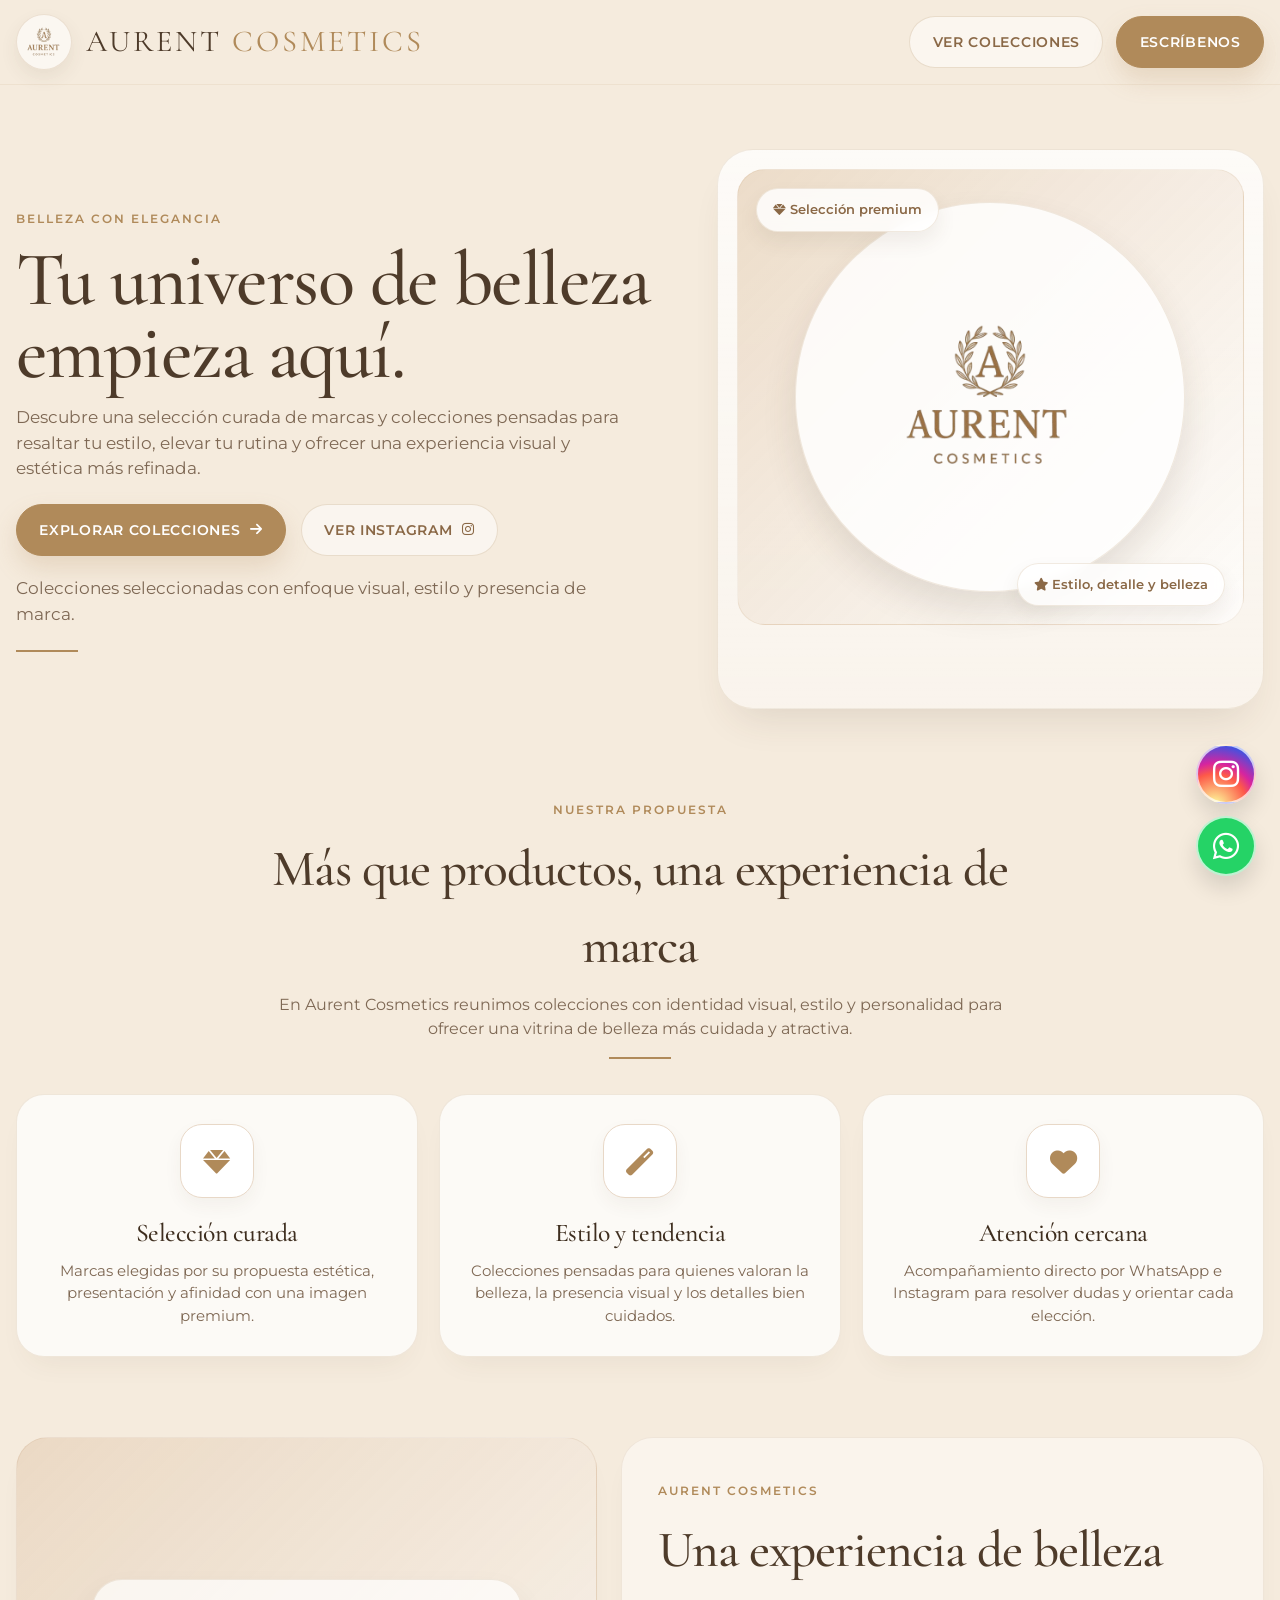
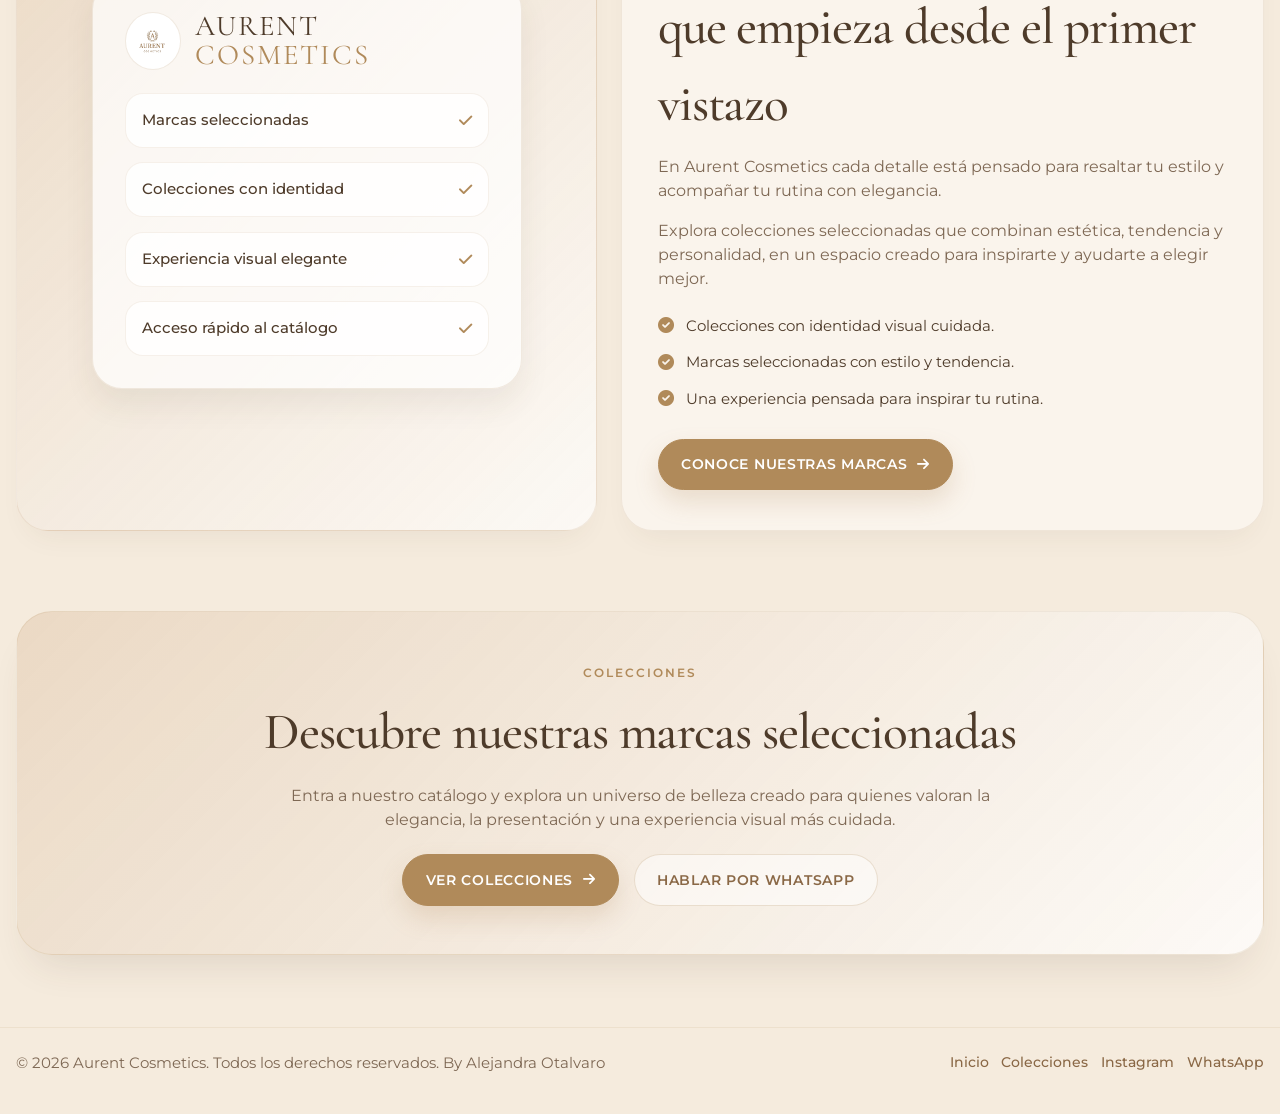
<file: index.html>
<!DOCTYPE html>
<html lang="es">
<head>
  <meta charset="UTF-8" />
  <meta name="viewport" content="width=device-width, initial-scale=1.0" />
  <title>AURENT COSMETICS | Belleza con elegancia</title>
  <meta name="description" content="Descubre el universo de belleza de Aurent Cosmetics. Explora nuestras colecciones y marcas seleccionadas con una experiencia premium." />

  <link rel="preconnect" href="https://fonts.googleapis.com">
  <link rel="preconnect" href="https://fonts.gstatic.com" crossorigin>
  <link href="https://fonts.googleapis.com/css2?family=Cormorant+Garamond:wght@400;500;600;700&family=Montserrat:wght@300;400;500;600&display=swap" rel="stylesheet">
  <link rel="stylesheet" href="https://cdnjs.cloudflare.com/ajax/libs/font-awesome/6.0.0-beta3/css/all.min.css">

  <link rel="icon" href="/favicon.png" sizes="32x32">
  <link rel="icon" href="/favicon.png" sizes="192x192">
  <link rel="apple-touch-icon" href="/favicon.png">
  <link rel="shortcut icon" href="/favicon.png">

  <style>
    * {
      margin: 0;
      padding: 0;
      box-sizing: border-box;
    }

    :root {
      --bg: #F5EBDD;
      --bg-soft: #EFE2D2;
      --bg-strong: #EAD8C3;
      --card: rgba(255, 255, 255, 0.72);
      --white: #FFFFFF;
      --gold: #B08A5A;
      --gold-dark: #8A6846;
      --text: #4E3B2A;
      --text-soft: #7E6854;
      --border: rgba(176, 138, 90, 0.18);
      --shadow: 0 16px 30px -14px rgba(78, 59, 42, 0.08);
      --shadow-strong: 0 24px 40px -18px rgba(78, 59, 42, 0.14);
    }

    html {
      scroll-behavior: smooth;
    }

    body {
      background: var(--bg);
      color: var(--text);
      font-family: 'Montserrat', sans-serif;
      line-height: 1.5;
      -webkit-font-smoothing: antialiased;
    }

    h1, h2, h3, h4 {
      font-family: 'Cormorant Garamond', serif;
      font-weight: 500;
      letter-spacing: -0.02em;
    }

    a {
      text-decoration: none;
    }

    img {
      max-width: 100%;
      display: block;
    }

    .container {
      width: min(1320px, calc(100% - 2rem));
      margin: 0 auto;
    }

    .decorative-line {
      width: 62px;
      height: 2px;
      background: var(--gold);
      margin: 1rem 0 0;
    }

    .center-line {
      margin-left: auto;
      margin-right: auto;
    }

    /* Header */
    .site-header {
      position: sticky;
      top: 0;
      z-index: 100;
      background: rgba(245, 235, 221, 0.84);
      backdrop-filter: blur(10px);
      border-bottom: 1px solid rgba(176, 138, 90, 0.1);
    }

    .header-inner {
      min-height: 84px;
      display: flex;
      align-items: center;
      justify-content: space-between;
      gap: 1rem;
    }

    .brand {
      display: flex;
      align-items: center;
      gap: 14px;
      color: var(--text);
    }

    .brand-logo {
      width: 56px;
      height: 56px;
      border-radius: 50%;
      background: rgba(255,255,255,0.6);
      border: 1px solid rgba(176, 138, 90, 0.22);
      display: flex;
      align-items: center;
      justify-content: center;
      box-shadow: 0 8px 18px rgba(78, 59, 42, 0.08);
      overflow: hidden;
      flex-shrink: 0;
    }

    .brand-logo img {
      width: 44px;
      height: 44px;
      object-fit: contain;
    }

    .brand-name {
      font-family: 'Cormorant Garamond', serif;
      font-size: 1.9rem;
      letter-spacing: 3px;
      line-height: 1;
      text-transform: uppercase;
      white-space: nowrap;
    }

    .brand-name span {
      color: var(--gold);
    }

    .header-actions {
      display: flex;
      align-items: center;
      gap: 0.8rem;
    }

    .btn {
      display: inline-flex;
      align-items: center;
      justify-content: center;
      gap: 10px;
      min-height: 48px;
      padding: 0.9rem 1.4rem;
      border-radius: 999px;
      font-size: 0.86rem;
      font-weight: 600;
      letter-spacing: 0.7px;
      text-transform: uppercase;
      transition: transform 0.25s ease, background 0.25s ease, color 0.25s ease, border-color 0.25s ease, box-shadow 0.25s ease;
      cursor: pointer;
    }

    .btn:hover {
      transform: translateY(-2px);
    }

    .btn-primary {
      background: var(--gold);
      color: white;
      border: 1px solid var(--gold);
      box-shadow: 0 12px 24px rgba(176, 138, 90, 0.22);
    }

    .btn-primary:hover {
      background: var(--gold-dark);
      border-color: var(--gold-dark);
    }

    .btn-secondary {
      background: rgba(255,255,255,0.52);
      color: var(--gold-dark);
      border: 1px solid rgba(176, 138, 90, 0.24);
    }

    .btn-secondary:hover {
      background: white;
      border-color: rgba(176, 138, 90, 0.36);
    }

    /* Hero */
    .hero {
      padding: 4rem 0 3.5rem;
    }

    .hero-grid {
      display: grid;
      grid-template-columns: 1.1fr 0.9fr;
      gap: 2rem;
      align-items: center;
    }

    .hero-copy .eyebrow {
      display: inline-block;
      margin-bottom: 0.9rem;
      color: var(--gold);
      text-transform: uppercase;
      letter-spacing: 2px;
      font-size: 0.78rem;
      font-weight: 600;
    }

    .hero-copy h1 {
      font-size: clamp(3rem, 6vw, 5.5rem);
      line-height: 0.95;
      margin-bottom: 1rem;
      color: var(--text);
    }

    .hero-copy p {
      max-width: 620px;
      font-size: 1.06rem;
      color: var(--text-soft);
      margin-bottom: 1.4rem;
    }

    .hero-actions {
      display: flex;
      flex-wrap: wrap;
      gap: 0.9rem;
      margin-bottom: 1.3rem;
    }

    .hero-note {
      color: var(--gold-dark);
      font-size: 0.95rem;
    }

    .hero-card {
      position: relative;
      min-height: 560px;
      padding: 1.2rem;
      border-radius: 36px;
      background:
        linear-gradient(180deg, rgba(255,255,255,0.78) 0%, rgba(255,255,255,0.46) 100%);
      border: 1px solid rgba(176, 138, 90, 0.16);
      box-shadow: var(--shadow-strong);
      overflow: hidden;
    }

    .hero-frame {
      position: relative;
      width: 100%;
      height: 100%;
      border-radius: 28px;
      background:
        linear-gradient(135deg, rgba(234,216,195,0.9), rgba(255,255,255,0.7));
      border: 1px solid rgba(176, 138, 90, 0.12);
      display: flex;
      align-items: center;
      justify-content: center;
      padding: 2rem;
    }

    .hero-badge {
      position: absolute;
      border-radius: 999px;
      padding: 0.7rem 1rem;
      background: rgba(255,255,255,0.82);
      border: 1px solid rgba(176, 138, 90, 0.18);
      box-shadow: 0 10px 20px rgba(78, 59, 42, 0.08);
      font-size: 0.8rem;
      font-weight: 600;
      color: var(--gold-dark);
      backdrop-filter: blur(6px);
    }

    .badge-top {
      top: 18px;
      left: 18px;
    }

    .badge-bottom {
      right: 18px;
      bottom: 18px;
    }

    .hero-logo-box {
      width: min(390px, 100%);
      aspect-ratio: 1 / 1;
      border-radius: 50%;
      background: rgba(255,255,255,0.82);
      border: 1px solid rgba(176, 138, 90, 0.18);
      box-shadow: 0 18px 34px rgba(78, 59, 42, 0.12);
      display: flex;
      align-items: center;
      justify-content: center;
      padding: 2.5rem;
    }

    .hero-logo-box img {
      width: 100%;
      max-width: 220px;
      object-fit: contain;
    }

    /* Features */
    .section {
      padding: 2rem 0 4rem;
    }

    .section-header {
      max-width: 760px;
      text-align: center;
      margin: 0 auto 2.2rem;
    }

    .section-label {
      display: inline-block;
      font-size: 0.78rem;
      text-transform: uppercase;
      letter-spacing: 2px;
      color: var(--gold);
      font-weight: 600;
      margin-bottom: 0.7rem;
    }

    .section-header h2 {
      font-size: clamp(2.2rem, 4vw, 3.4rem);
      margin-bottom: 0.55rem;
      color: var(--text);
    }

    .section-header p {
      font-size: 1rem;
      color: var(--text-soft);
    }

    .features-grid {
      display: grid;
      grid-template-columns: repeat(3, 1fr);
      gap: 1.35rem;
    }

    .feature-card {
      background: var(--card);
      border: 1px solid var(--border);
      border-radius: 28px;
      padding: 1.8rem 1.35rem;
      box-shadow: var(--shadow);
      backdrop-filter: blur(4px);
      text-align: center;
    }

    .feature-icon {
      width: 74px;
      height: 74px;
      margin: 0 auto 1rem;
      border-radius: 22px;
      background: #fff;
      border: 1px solid #E8D8C7;
      display: flex;
      align-items: center;
      justify-content: center;
      color: var(--gold);
      font-size: 1.7rem;
      box-shadow: 0 8px 18px rgba(78, 59, 42, 0.05);
    }

    .feature-card h3 {
      font-size: 1.6rem;
      margin-bottom: 0.45rem;
      color: #3E2E1F;
    }

    .feature-card p {
      font-size: 0.94rem;
      color: var(--text-soft);
    }

    /* Split section */
    .split-section {
      padding: 1rem 0 4rem;
    }

    .split-grid {
      display: grid;
      grid-template-columns: 0.95fr 1.05fr;
      gap: 1.5rem;
      align-items: stretch;
    }

    .split-visual,
    .split-copy {
      border-radius: 32px;
      overflow: hidden;
    }

    .split-visual {
      min-height: 460px;
      background: linear-gradient(135deg, rgba(234,216,195,0.95), rgba(255,255,255,0.7));
      border: 1px solid rgba(176, 138, 90, 0.14);
      box-shadow: var(--shadow);
      display: flex;
      align-items: center;
      justify-content: center;
      padding: 2rem;
    }

    .visual-inner {
      width: 100%;
      max-width: 430px;
      background: rgba(255,255,255,0.7);
      border: 1px solid rgba(176, 138, 90, 0.16);
      border-radius: 30px;
      padding: 2rem;
      box-shadow: 0 16px 30px rgba(78, 59, 42, 0.08);
    }

    .visual-top {
      display: flex;
      align-items: center;
      gap: 14px;
      margin-bottom: 1.4rem;
    }

    .visual-mini-logo {
      width: 58px;
      height: 58px;
      border-radius: 50%;
      background: white;
      border: 1px solid rgba(176, 138, 90, 0.18);
      padding: 0.6rem;
      display: flex;
      align-items: center;
      justify-content: center;
      overflow: hidden;
    }

    .visual-mini-logo img {
      width: 100%;
      height: 100%;
      object-fit: contain;
    }

    .visual-title {
      font-family: 'Cormorant Garamond', serif;
      font-size: 1.8rem;
      line-height: 1;
      letter-spacing: 2px;
    }

    .visual-title span {
      color: var(--gold);
    }

    .visual-list {
      display: grid;
      gap: 0.9rem;
    }

    .visual-item {
      display: flex;
      align-items: center;
      justify-content: space-between;
      gap: 1rem;
      padding: 0.95rem 1rem;
      border-radius: 18px;
      background: rgba(255,255,255,0.8);
      border: 1px solid rgba(176, 138, 90, 0.12);
      color: var(--text);
      font-size: 0.95rem;
      font-weight: 500;
    }

    .visual-item i {
      color: var(--gold);
    }

    .split-copy {
      background: rgba(255,255,255,0.46);
      border: 1px solid rgba(176, 138, 90, 0.14);
      box-shadow: var(--shadow);
      padding: 2.5rem 2.2rem;
    }

    .split-copy h2 {
      font-size: clamp(2.1rem, 4vw, 3.2rem);
      margin-bottom: 0.8rem;
    }

    .split-copy p {
      color: var(--text-soft);
      margin-bottom: 1rem;
      font-size: 1rem;
    }

    .benefits-list {
      display: grid;
      gap: 0.85rem;
      margin: 1.4rem 0 1.8rem;
    }

    .benefits-list li {
      list-style: none;
      display: flex;
      align-items: flex-start;
      gap: 12px;
      color: var(--text);
      font-size: 0.96rem;
    }

    .benefits-list i {
      color: var(--gold);
      font-size: 1rem;
      margin-top: 0.2rem;
      flex-shrink: 0;
    }

    /* CTA block */
    .cta-block {
      padding: 1rem 0 4.5rem;
    }

    .cta-card {
      background: linear-gradient(135deg, rgba(234,216,195,0.95), rgba(255,255,255,0.75));
      border: 1px solid rgba(176, 138, 90, 0.15);
      border-radius: 36px;
      box-shadow: var(--shadow-strong);
      padding: 3rem 2rem;
      text-align: center;
    }

    .cta-card h2 {
      font-size: clamp(2.3rem, 4vw, 3.6rem);
      margin-bottom: 0.8rem;
    }

    .cta-card p {
      max-width: 700px;
      margin: 0 auto 1.4rem;
      color: var(--text-soft);
      font-size: 1rem;
    }

    .cta-actions {
      display: flex;
      gap: 0.9rem;
      justify-content: center;
      flex-wrap: wrap;
    }

    /* Footer */
    .site-footer {
      padding: 1.5rem 0 2.5rem;
      border-top: 1px solid rgba(176, 138, 90, 0.12);
    }

    .footer-inner {
      display: flex;
      justify-content: space-between;
      align-items: center;
      gap: 1rem;
      flex-wrap: wrap;
    }

    .footer-brand {
      color: var(--text-soft);
      font-size: 0.92rem;
    }

    .footer-links {
      display: flex;
      flex-wrap: wrap;
      gap: 0.8rem;
    }

    .footer-links a {
      color: var(--gold-dark);
      font-size: 0.9rem;
      font-weight: 500;
    }

    /* Floating buttons */
    .instagram-float,
    .whatsapp-float {
      position: fixed;
      right: 24px;
      width: 60px;
      height: 60px;
      border-radius: 50%;
      color: white;
      display: flex;
      align-items: center;
      justify-content: center;
      font-size: 30px;
      text-decoration: none;
      box-shadow: 0 12px 22px rgba(0,0,0,0.12);
      z-index: 999;
      border: 2px solid rgba(255,255,255,0.7);
      transition: transform 0.25s ease, filter 0.25s ease, background 0.25s ease;
    }

    .whatsapp-float {
      bottom: 24px;
      background: #25D366;
    }

    .whatsapp-float:hover {
      transform: scale(1.08);
      background: #128C7E;
    }

    .instagram-float {
      bottom: 96px;
      background: radial-gradient(circle at 30% 107%, #fdf497 0%, #fdf497 5%, #fd5949 45%, #d6249f 60%, #285AEB 90%);
    }

    .instagram-float:hover {
      transform: scale(1.08);
      filter: brightness(0.92);
    }

    /* Responsive */
    @media (max-width: 1100px) {
      .hero-grid,
      .split-grid {
        grid-template-columns: 1fr;
      }

      .features-grid {
        grid-template-columns: repeat(2, 1fr);
      }

      .hero-card {
        min-height: 460px;
      }
    }

    @media (max-width: 760px) {
      .header-inner {
        min-height: auto;
        padding: 0.9rem 0;
        flex-direction: column;
        justify-content: center;
      }

      .brand-name {
        font-size: 1.5rem;
        letter-spacing: 2px;
      }

      .hero {
        padding-top: 2.5rem;
      }

      .hero-copy,
      .section-header,
      .cta-card {
        text-align: center;
      }

      .hero-copy p,
      .section-header p {
        margin-left: auto;
        margin-right: auto;
      }

      .decorative-line:not(.center-line) {
        margin-left: auto;
        margin-right: auto;
      }

      .hero-actions,
      .cta-actions {
        justify-content: center;
      }

      .features-grid {
        grid-template-columns: 1fr;
      }

      .split-copy {
        padding: 2rem 1.35rem;
      }

      .cta-card {
        padding: 2.3rem 1.2rem;
      }

      .footer-inner {
        justify-content: center;
        text-align: center;
      }
    }

    @media (max-width: 560px) {
      .container {
        width: min(100% - 1rem, 1320px);
      }

      .hero-copy h1 {
        font-size: 2.7rem;
      }

      .hero-copy p,
      .split-copy p,
      .cta-card p {
        font-size: 0.95rem;
      }

      .hero-card {
        min-height: 380px;
        padding: 0.8rem;
        border-radius: 24px;
      }

      .hero-frame {
        border-radius: 20px;
        padding: 1.2rem;
      }

      .hero-logo-box {
        padding: 1.8rem;
      }

      .hero-logo-box img {
        max-width: 150px;
      }

      .hero-badge {
        font-size: 0.72rem;
        padding: 0.55rem 0.8rem;
      }

      .split-visual {
        min-height: auto;
        padding: 1.2rem;
      }

      .visual-inner {
        padding: 1.3rem;
      }

      .whatsapp-float,
      .instagram-float {
        width: 54px;
        height: 54px;
        font-size: 27px;
        right: 16px;
      }

      .whatsapp-float {
        bottom: 16px;
      }

      .instagram-float {
        bottom: 82px;
      }
    }
  </style>
</head>
<body>

  <header class="site-header">
    <div class="container header-inner">
      <a href="/" class="brand" aria-label="Inicio Aurent Cosmetics">
        <div class="brand-logo">
          <img src="/assets/logos/aurentcosmetics.png" alt="AURENT COSMETICS">
        </div>
        <div class="brand-name">AURENT <span>COSMETICS</span></div>
      </a>

      <div class="header-actions">
        <a href="/collections/" class="btn btn-secondary">Ver colecciones</a>
        <a href="https://wa.me/573024131817?text=Hola%20me%20interesan%20sus%20productos%20de%20belleza" target="_blank" rel="noopener noreferrer" class="btn btn-primary">Escríbenos</a>
      </div>
    </div>
  </header>

  <main>
    <section class="hero">
      <div class="container hero-grid">
        <div class="hero-copy">
          <span class="eyebrow">Belleza con elegancia</span>
          <h1>Tu universo de belleza empieza aquí.</h1>
          <p>
            Descubre una selección curada de marcas y colecciones pensadas para resaltar tu estilo, elevar tu rutina y ofrecer una experiencia visual y estética más refinada.
          </p>

          <div class="hero-actions">
            <a href="/collections/" class="btn btn-primary">
              Explorar colecciones <i class="fas fa-arrow-right"></i>
            </a>
            <a href="https://www.instagram.com/aurent_cosmetics/" target="_blank" rel="noopener noreferrer" class="btn btn-secondary">
              Ver Instagram <i class="fab fa-instagram"></i>
            </a>
          </div>

          <p class="hero-note">Colecciones seleccionadas con enfoque visual, estilo y presencia de marca.</p>
          <div class="decorative-line"></div>
        </div>

        <div class="hero-card">
          <div class="hero-frame">
            <div class="hero-badge badge-top">
              <i class="fas fa-gem"></i> Selección premium
            </div>

            <div class="hero-logo-box">
              <img src="/assets/logos/aurentcosmetics.png" alt="Logo Aurent Cosmetics">
            </div>

            <div class="hero-badge badge-bottom">
              <i class="fas fa-star"></i> Estilo, detalle y belleza
            </div>
          </div>
        </div>
      </div>
    </section>

    <section class="section">
      <div class="container">
        <div class="section-header">
          <span class="section-label">Nuestra propuesta</span>
          <h2>Más que productos, una experiencia de marca</h2>
          <p>
            En Aurent Cosmetics reunimos colecciones con identidad visual, estilo y personalidad para ofrecer una vitrina de belleza más cuidada y atractiva.
          </p>
          <div class="decorative-line center-line"></div>
        </div>

        <div class="features-grid">
          <div class="feature-card">
            <div class="feature-icon">
              <i class="fas fa-gem"></i>
            </div>
            <h3>Selección curada</h3>
            <p>Marcas elegidas por su propuesta estética, presentación y afinidad con una imagen premium.</p>
          </div>

          <div class="feature-card">
            <div class="feature-icon">
              <i class="fas fa-magic"></i>
            </div>
            <h3>Estilo y tendencia</h3>
            <p>Colecciones pensadas para quienes valoran la belleza, la presencia visual y los detalles bien cuidados.</p>
          </div>

          <div class="feature-card">
            <div class="feature-icon">
              <i class="fas fa-heart"></i>
            </div>
            <h3>Atención cercana</h3>
            <p>Acompañamiento directo por WhatsApp e Instagram para resolver dudas y orientar cada elección.</p>
          </div>
        </div>
      </div>
    </section>

    <section class="split-section">
      <div class="container split-grid">
        <div class="split-visual">
          <div class="visual-inner">
            <div class="visual-top">
              <div class="visual-mini-logo">
                <img src="/assets/logos/aurentcosmetics.png" alt="Aurent Cosmetics">
              </div>
              <div class="visual-title">AURENT <span>COSMETICS</span></div>
            </div>

            <div class="visual-list">
              <div class="visual-item">
                <span>Marcas seleccionadas</span>
                <i class="fas fa-check"></i>
              </div>
              <div class="visual-item">
                <span>Colecciones con identidad</span>
                <i class="fas fa-check"></i>
              </div>
              <div class="visual-item">
                <span>Experiencia visual elegante</span>
                <i class="fas fa-check"></i>
              </div>
              <div class="visual-item">
                <span>Acceso rápido al catálogo</span>
                <i class="fas fa-check"></i>
              </div>
            </div>
          </div>
        </div>

        <div class="split-copy">
          <span class="section-label">Aurent Cosmetics</span>
          <h2>Una experiencia de belleza que empieza desde el primer vistazo</h2>
          <p>
            En Aurent Cosmetics cada detalle está pensado para resaltar tu estilo y acompañar tu rutina con elegancia.
          </p>
          <p>
            Explora colecciones seleccionadas que combinan estética, tendencia y personalidad, en un espacio creado para inspirarte y ayudarte a elegir mejor.
          </p>

          <ul class="benefits-list">
            <li><i class="fas fa-circle-check"></i><span>Colecciones con identidad visual cuidada.</span></li>
            <li><i class="fas fa-circle-check"></i><span>Marcas seleccionadas con estilo y tendencia.</span></li>
            <li><i class="fas fa-circle-check"></i><span>Una experiencia pensada para inspirar tu rutina.</span></li>
          </ul>

          <a href="/collections/" class="btn btn-primary">
            Conoce nuestras marcas <i class="fas fa-arrow-right"></i>
          </a>
        </div>
      </div>
    </section>

    <section class="cta-block">
      <div class="container">
        <div class="cta-card">
          <span class="section-label">Colecciones</span>
          <h2>Descubre nuestras marcas seleccionadas</h2>
          <p>
            Entra a nuestro catálogo y explora un universo de belleza creado para quienes valoran la elegancia, la presentación y una experiencia visual más cuidada.
          </p>

          <div class="cta-actions">
            <a href="/collections/" class="btn btn-primary">
              Ver colecciones <i class="fas fa-arrow-right"></i>
            </a>
            <a href="https://wa.me/573024131817?text=Hola%20me%20interesan%20sus%20productos%20de%20belleza" target="_blank" rel="noopener noreferrer" class="btn btn-secondary">
              Hablar por WhatsApp
            </a>
          </div>
        </div>
      </div>
    </section>
  </main>

  <footer class="site-footer">
    <div class="container footer-inner">
      <div class="footer-brand">© 2026 Aurent Cosmetics. Todos los derechos reservados. By Alejandra Otalvaro</div>

      <div class="footer-links">
        <a href="/">Inicio</a>
        <a href="/collections/">Colecciones</a>
        <a href="https://www.instagram.com/aurent_cosmetics/" target="_blank" rel="noopener noreferrer">Instagram</a>
        <a href="https://wa.me/573024131817?text=Hola%20me%20interesan%20sus%20productos%20de%20belleza" target="_blank" rel="noopener noreferrer">WhatsApp</a>
      </div>
    </div>
  </footer>

  <a href="https://www.instagram.com/aurent_cosmetics/"
     class="instagram-float"
     target="_blank"
     rel="noopener noreferrer"
     aria-label="Visitar Instagram de Aurent Cosmetics">
    <i class="fab fa-instagram"></i>
  </a>

  <a href="https://wa.me/573024131817?text=Hola%20me%20interesan%20sus%20productos%20de%20belleza"
     class="whatsapp-float"
     target="_blank"
     rel="noopener noreferrer"
     aria-label="Contactar por WhatsApp">
    <i class="fab fa-whatsapp"></i>
  </a>

</body>
</html>
</file>
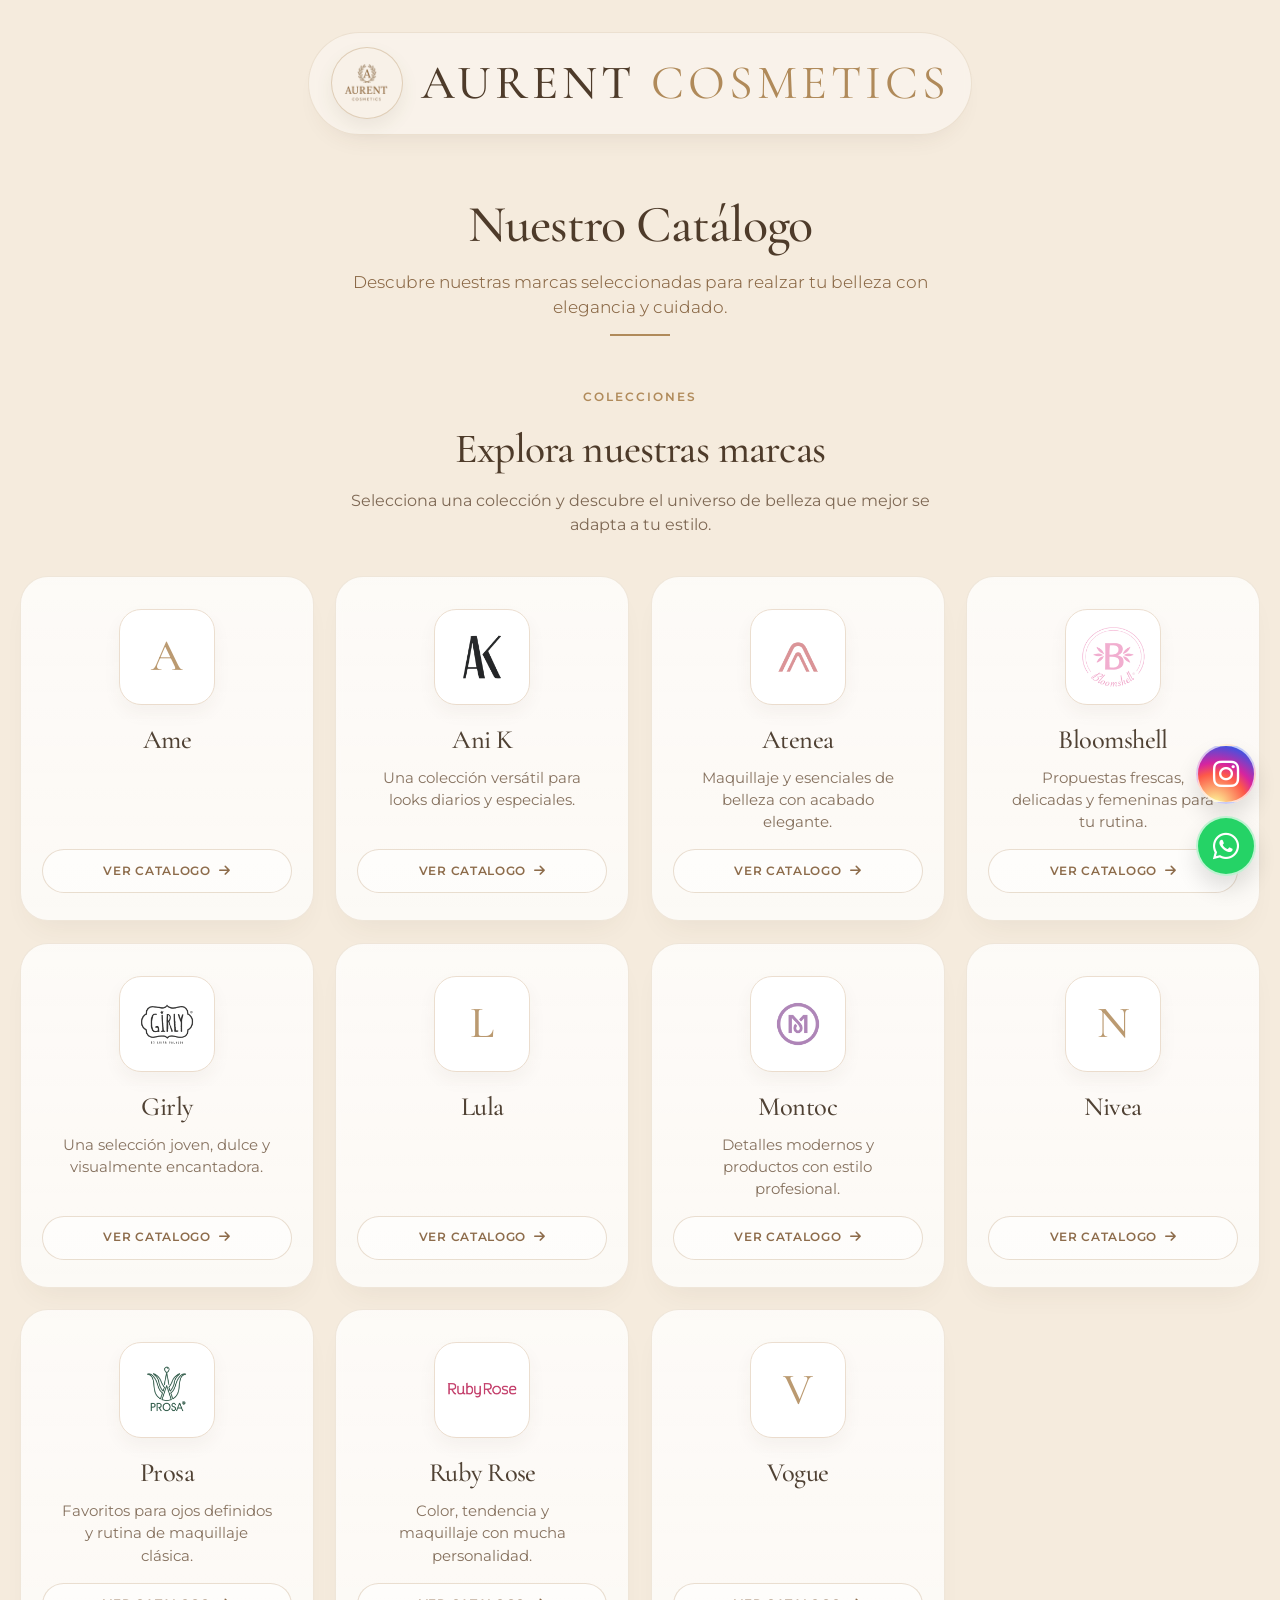
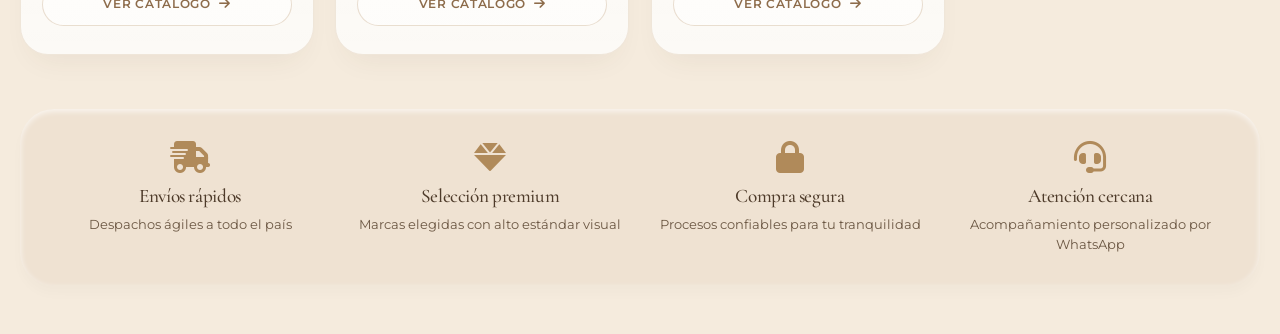
<file: collections/index.html>
<!DOCTYPE html>
<html lang="es">
<head>
  <meta charset="UTF-8" />
  <meta name="viewport" content="width=device-width, initial-scale=1.0" />
  <title>AURENT COSMETICS | Colecciones</title>

  <link rel="preconnect" href="https://fonts.googleapis.com">
  <link rel="preconnect" href="https://fonts.gstatic.com" crossorigin>
  <link href="https://fonts.googleapis.com/css2?family=Cormorant+Garamond:wght@400;500;600&family=Montserrat:wght@300;400;500;600&display=swap" rel="stylesheet">
  <link rel="stylesheet" href="https://cdnjs.cloudflare.com/ajax/libs/font-awesome/6.0.0-beta3/css/all.min.css">

  <link rel="icon" href="/favicon.png" sizes="32x32">
  <link rel="icon" href="/favicon.png" sizes="192x192">
  <link rel="apple-touch-icon" href="/favicon.png">
  <link rel="shortcut icon" href="/favicon.png">

  <style>
    * {
      margin: 0;
      padding: 0;
      box-sizing: border-box;
    }

    :root {
      --bg: #F5EBDD;
      --bg-soft: #EFE2D2;
      --card: rgba(255, 255, 255, 0.72);
      --white: #FFFFFF;
      --gold: #B08A5A;
      --gold-dark: #8A6846;
      --text: #4E3B2A;
      --text-soft: #7E6854;
      --border: rgba(176, 138, 90, 0.18);
      --shadow: 0 16px 30px -14px rgba(78, 59, 42, 0.08);
    }

    body {
      background: var(--bg);
      color: var(--text);
      font-family: 'Montserrat', sans-serif;
      line-height: 1.5;
      -webkit-font-smoothing: antialiased;
    }

    h1, h2, h3, h4 {
      font-family: 'Cormorant Garamond', serif;
      font-weight: 500;
      letter-spacing: -0.02em;
    }

    .brand-header {
      text-decoration: none;
      color: inherit;
    }

    .catalogo-wrapper {
      max-width: 1320px;
      margin: 0 auto;
      padding: 2rem 1.25rem 3rem;
    }

    .decorative-line {
      width: 60px;
      height: 2px;
      background: var(--gold);
      margin: 0.9rem auto 0;
    }

    /* Header marca */
    .brand-header {
      display: flex;
      justify-content: center;
      align-items: center;
      gap: 18px;
      margin: 0 auto 3.2rem;
      padding: 0.9rem 1.35rem;
      width: fit-content;
      background: rgba(255, 255, 255, 0.38);
      border: 1px solid rgba(176, 138, 90, 0.18);
      border-radius: 999px;
      box-shadow: 0 14px 28px -18px rgba(78, 59, 42, 0.14);
      backdrop-filter: blur(4px);
    }

    .brand-logo {
      width: 72px;
      height: 72px;
      border-radius: 50%;
      background: #F8F1E8;
      display: flex;
      align-items: center;
      justify-content: center;
      border: 1.6px solid rgba(176, 138, 90, 0.35);
      overflow: hidden;
      flex-shrink: 0;
      box-shadow: 0 8px 18px rgba(78, 59, 42, 0.08);
    }

    .brand-logo img {
      width: 58px;
      height: 58px;
      object-fit: contain;
      display: block;
    }

    .brand-name {
      font-family: 'Cormorant Garamond', serif;
      font-size: 3rem;
      line-height: 1;
      font-weight: 500;
      color: var(--text);
      letter-spacing: 4px;
      text-transform: uppercase;
      white-space: nowrap;
    }

    .brand-name span {
      color: var(--gold);
      font-weight: 400;
    }

    /* Encabezado sección */
    .catalog-header {
      text-align: center;
      max-width: 760px;
      margin: 0 auto 3rem;
    }

    .catalog-header h1 {
      font-size: 3.25rem;
      color: var(--text);
      margin-bottom: 0.35rem;
    }

    .catalog-subtitle {
      font-size: 1.05rem;
      color: var(--gold-dark);
      font-weight: 350;
      max-width: 620px;
      margin: 0 auto;
    }

    /* Colecciones */
    .collections-section {
      margin: 0 0 3.4rem;
    }

    .collections-intro {
      text-align: center;
      max-width: 740px;
      margin: 0 auto 2.4rem;
    }

    .collections-label {
      display: inline-block;
      font-size: 0.78rem;
      text-transform: uppercase;
      letter-spacing: 2px;
      color: var(--gold);
      font-weight: 600;
      margin-bottom: 0.7rem;
    }

    .collections-intro h2 {
      font-size: 2.6rem;
      color: var(--text);
      margin-bottom: 0.55rem;
    }

    .collections-intro p {
      font-size: 1rem;
      color: var(--text-soft);
      max-width: 620px;
      margin: 0 auto;
    }

    .collections-grid {
      display: grid;
      grid-template-columns: repeat(4, 1fr);
      gap: 1.35rem;
    }

    .collection-card {
      background: var(--card);
      border: 1px solid var(--border);
      border-radius: 28px;
      padding: 2rem 1.3rem 1.7rem;
      text-decoration: none;
      color: var(--text);
      text-align: center;
      box-shadow: var(--shadow);
      backdrop-filter: blur(4px);
      transition: transform 0.28s ease, box-shadow 0.28s ease, border-color 0.28s ease;
      min-height: 250px;
      display: flex;
      flex-direction: column;
      justify-content: center;
      position: relative;
      overflow: hidden;
    }

    .collection-card::before {
      content: "";
      position: absolute;
      inset: 0;
      background: linear-gradient(180deg, rgba(255,255,255,0.18) 0%, rgba(255,255,255,0) 100%);
      pointer-events: none;
    }

    .collection-card:hover {
      transform: translateY(-6px);
      box-shadow: 0 22px 36px -16px rgba(138, 104, 70, 0.16);
      border-color: rgba(176, 138, 90, 0.34);
    }

    .collection-icon {
      width: 96px;
      height: 96px;
      border-radius: 22px;
      margin: 0 auto 1rem;
      background: #FFFFFF;
      border: 1px solid #E8D8C7;
      display: flex;
      align-items: center;
      justify-content: center;
      padding: 12px;
      box-shadow: 0 8px 18px rgba(78, 59, 42, 0.05);
    }

    .collection-icon img {
      max-width: 100%;
      max-height: 100%;
      object-fit: contain;
      display: block;
    }

    /* Inicial temporal mientras no hay logo */
    .collection-initial {
      font-family: 'Cormorant Garamond', serif;
      font-size: 2.8rem;
      font-weight: 500;
      color: var(--gold);
      line-height: 1;
    }

    .collection-card h3 {
      font-size: 1.65rem;
      margin-bottom: 0.4rem;
      color: #3E2E1F;
    }

    .collection-card p {
      font-size: 0.92rem;
      color: var(--text-soft);
      max-width: 210px;
      margin: 0 auto 1rem;
    }

    .collection-link {
      display: inline-flex;
      align-items: center;
      justify-content: center;
      gap: 8px;
      padding: 0.72rem 1.25rem;
      border-radius: 999px;
      border: 1px solid rgba(176, 138, 90, 0.28);
      background: rgba(255,255,255,0.55);
      color: var(--gold-dark);
      font-size: 0.78rem;
      font-weight: 600;
      letter-spacing: 0.7px;
      text-transform: uppercase;
      margin-top: auto;
      transition: all 0.25s ease;
    }

    .collection-card:hover .collection-link {
      background: var(--gold);
      border-color: var(--gold);
      color: white;
    }

    /* Bloque confianza */
    .trust-bar {
      display: grid;
      grid-template-columns: repeat(4, 1fr);
      gap: 1.5rem;
      margin: 2rem 0 0;
      background: var(--bg-soft);
      padding: 2rem;
      border-radius: 34px;
      box-shadow: inset 0 2px 6px rgba(255,255,255,0.75), 0 8px 12px rgba(0,0,0,0.02);
    }

    .trust-item {
      text-align: center;
      color: var(--text);
    }

    .trust-item i {
      font-size: 2rem;
      color: var(--gold);
      margin-bottom: 0.55rem;
    }

    .trust-item h4 {
      font-size: 1.2rem;
      margin-bottom: 0.2rem;
    }

    .trust-item p {
      font-size: 0.84rem;
      color: #6B5743;
    }

    /* Botones flotantes */
    .instagram-float,
    .whatsapp-float {
      position: fixed;
      right: 24px;
      width: 60px;
      height: 60px;
      border-radius: 50%;
      color: white;
      display: flex;
      align-items: center;
      justify-content: center;
      font-size: 30px;
      text-decoration: none;
      box-shadow: 0 12px 22px rgba(0,0,0,0.12);
      z-index: 999;
      border: 2px solid rgba(255,255,255,0.7);
      transition: transform 0.25s ease, filter 0.25s ease;
    }

    .whatsapp-float {
      bottom: 24px;
      background: #25D366;
    }

    .whatsapp-float:hover {
      transform: scale(1.08);
      background: #128C7E;
    }

    .instagram-float {
      bottom: 96px;
      background: radial-gradient(circle at 30% 107%, #fdf497 0%, #fdf497 5%, #fd5949 45%, #d6249f 60%, #285AEB 90%);
    }

    .instagram-float:hover {
      transform: scale(1.08);
      filter: brightness(0.92);
    }

    /* Responsive */
    @media (max-width: 1100px) {
      .collections-grid {
        grid-template-columns: repeat(3, 1fr);
      }

      .brand-name {
        font-size: 2.6rem;
      }
    }

    @media (max-width: 820px) {
      .catalog-header h1 {
        font-size: 2.7rem;
      }

      .collections-intro h2 {
        font-size: 2.2rem;
      }

      .collections-grid {
        grid-template-columns: repeat(2, 1fr);
      }

      .trust-bar {
        grid-template-columns: repeat(2, 1fr);
      }

      .brand-header {
        gap: 14px;
        padding: 0.8rem 1.1rem;
      }

      .brand-logo {
        width: 62px;
        height: 62px;
      }

      .brand-logo img {
        width: 50px;
        height: 50px;
      }

      .brand-name {
        font-size: 2.2rem;
        letter-spacing: 3px;
      }
    }

    @media (max-width: 560px) {
      .catalogo-wrapper {
        padding: 1.3rem 1rem 2.2rem;
      }

      .brand-header {
        width: 100%;
        justify-content: center;
        text-align: center;
        border-radius: 28px;
        white-space: normal;
      }

      .brand-name {
        font-size: 1.55rem;
        letter-spacing: 2px;
        white-space: normal;
      }

      .catalog-header {
        margin-bottom: 2.3rem;
      }

      .catalog-header h1 {
        font-size: 2.25rem;
      }

      .catalog-subtitle {
        font-size: 0.95rem;
      }

      .collections-intro h2 {
        font-size: 1.9rem;
      }

      .collections-grid {
        grid-template-columns: 1fr;
      }

      .collection-card {
        min-height: auto;
        padding: 1.7rem 1.2rem 1.4rem;
      }

      .collection-icon {
        width: 88px;
        height: 88px;
      }

      .trust-bar {
        grid-template-columns: 1fr;
        padding: 1.5rem;
      }

      .whatsapp-float,
      .instagram-float {
        width: 54px;
        height: 54px;
        font-size: 27px;
        right: 16px;
      }

      .whatsapp-float {
        bottom: 16px;
      }

      .instagram-float {
        bottom: 82px;
      }
    }
  </style>
</head>
<body>
  <div class="catalogo-wrapper">

    <a href="/" class="brand-header">
      <div class="brand-logo">
        <img src="/assets/logos/aurentcosmetics.png" alt="AURENT COSMETICS">
      </div>
      <div class="brand-name">AURENT <span>COSMETICS</span></div>
    </a>

    <div class="catalog-header">
      <h1>Nuestro Catálogo</h1>
      <p class="catalog-subtitle">Descubre nuestras marcas seleccionadas para realzar tu belleza con elegancia y cuidado.</p>
      <div class="decorative-line"></div>
    </div>

    <section class="collections-section">
      <div class="collections-intro">
        <span class="collections-label">Colecciones</span>
        <h2>Explora nuestras marcas</h2>
        <p>Selecciona una colección y descubre el universo de belleza que mejor se adapta a tu estilo.</p>
      </div>

      <div class="collections-grid">
        <a class="collection-card" href="https://www.canva.com/design/DAHS4oH7kNQ/2PRyszVeIzuYR0biWgxwuQ/edit" target="_blank">
          <div class="collection-icon">
            <span class="collection-initial">A</span>
          </div>
          <h3>Ame</h3>
          <span class="collection-link">Ver catalogo <i class="fas fa-arrow-right"></i></span>
        </a>

        <a class="collection-card" href="https://canva.link/ani-k" target="_blank">
          <div class="collection-icon">
            <img src="/assets/logos/anik.png" alt="Ani K">
          </div>
          <h3>Ani K</h3>
          <p>Una colección versátil para looks diarios y especiales.</p>
          <span class="collection-link">Ver catalogo <i class="fas fa-arrow-right"></i></span>
        </a>

        <a class="collection-card" href="https://canva.link/atenea-aurentcosmetics" target="_blank">
          <div class="collection-icon">
            <img src="/assets/logos/atenea.png" alt="Atenea">
          </div>
          <h3>Atenea</h3>
          <p>Maquillaje y esenciales de belleza con acabado elegante.</p>
          <span class="collection-link">Ver catalogo <i class="fas fa-arrow-right"></i></span>
        </a>

        <a class="collection-card" href="https://canva.link/bloomshell" target="_blank">
          <div class="collection-icon">
            <img src="/assets/logos/bloomshell.png" alt="Bloomshell">
          </div>
          <h3>Bloomshell</h3>
          <p>Propuestas frescas, delicadas y femeninas para tu rutina.</p>
          <span class="collection-link">Ver catalogo <i class="fas fa-arrow-right"></i></span>
        </a>

        <a class="collection-card" href="https://canva.link/girly-aurentcosmetics" target="_blank">
          <div class="collection-icon">
            <img src="/assets/logos/girly.png" alt="Girly">
          </div>
          <h3>Girly</h3>
          <p>Una selección joven, dulce y visualmente encantadora.</p>
          <span class="collection-link">Ver catalogo <i class="fas fa-arrow-right"></i></span>
        </a>

        <a class="collection-card" href="https://canva.link/lula-aurentcosmetics" target="_blank">
          <div class="collection-icon">
            <span class="collection-initial">L</span>
          </div>
          <h3>Lula</h3>
          <span class="collection-link">Ver catalogo <i class="fas fa-arrow-right"></i></span>
        </a>

        <a class="collection-card" href="https://canva.link/montoc" target="_blank">
          <div class="collection-icon">
            <img src="/assets/logos/montoc.png" alt="Montoc">
          </div>
          <h3>Montoc</h3>
          <p>Detalles modernos y productos con estilo profesional.</p>
          <span class="collection-link">Ver catalogo <i class="fas fa-arrow-right"></i></span>
        </a>

        <a class="collection-card" href="https://canva.link/nivea-aurentcosmetics" target="_blank">
          <div class="collection-icon">
            <span class="collection-initial">N</span>
          </div>
          <h3>Nivea</h3>
          <span class="collection-link">Ver catalogo <i class="fas fa-arrow-right"></i></span>
        </a>

        <a class="collection-card" href="https://canva.link/prosa-aurentcosmetics" target="_blank">
          <div class="collection-icon">
            <img src="/assets/logos/prosa.png" alt="Prosa">
          </div>
          <h3>Prosa</h3>
          <p>Favoritos para ojos definidos y rutina de maquillaje clásica.</p>
          <span class="collection-link">Ver catalogo <i class="fas fa-arrow-right"></i></span>
        </a>

        <a class="collection-card" href="LINK_RUBYROSE" target="_blank">
          <div class="collection-icon">
            <img src="/assets/logos/rubyrose.png" alt="Ruby Rose">
          </div>
          <h3>Ruby Rose</h3>
          <p>Color, tendencia y maquillaje con mucha personalidad.</p>
          <span class="collection-link">Ver catalogo <i class="fas fa-arrow-right"></i></span>
        </a>

        <a class="collection-card" href="https://canva.link/vogue-aurentcosmetics" target="_blank">
          <div class="collection-icon">
            <span class="collection-initial">V</span>
          </div>
          <h3>Vogue</h3>
          <span class="collection-link">Ver catalogo <i class="fas fa-arrow-right"></i></span>
        </a>
      </div>
    </section>

    <div class="trust-bar">
      <div class="trust-item">
        <i class="fas fa-shipping-fast"></i>
        <h4>Envíos rápidos</h4>
        <p>Despachos ágiles a todo el país</p>
      </div>
      <div class="trust-item">
        <i class="fas fa-gem"></i>
        <h4>Selección premium</h4>
        <p>Marcas elegidas con alto estándar visual</p>
      </div>
      <div class="trust-item">
        <i class="fas fa-lock"></i>
        <h4>Compra segura</h4>
        <p>Procesos confiables para tu tranquilidad</p>
      </div>
      <div class="trust-item">
        <i class="fas fa-headset"></i>
        <h4>Atención cercana</h4>
        <p>Acompañamiento personalizado por WhatsApp</p>
      </div>
    </div>
  </div>

  <a href="https://www.instagram.com/aurent_cosmetics/"
     class="instagram-float"
     target="_blank"
     rel="noopener noreferrer"
     aria-label="Visitar Instagram de Aurent Cosmetics">
    <i class="fab fa-instagram"></i>
  </a>

  <a href="https://wa.me/573024131817?text=Hola%20me%20interesan%20sus%20productos%20de%20belleza"
     class="whatsapp-float"
     target="_blank"
     rel="noopener noreferrer"
     aria-label="Contactar por WhatsApp">
    <i class="fab fa-whatsapp"></i>
  </a>
</body>
</html>
</file>
